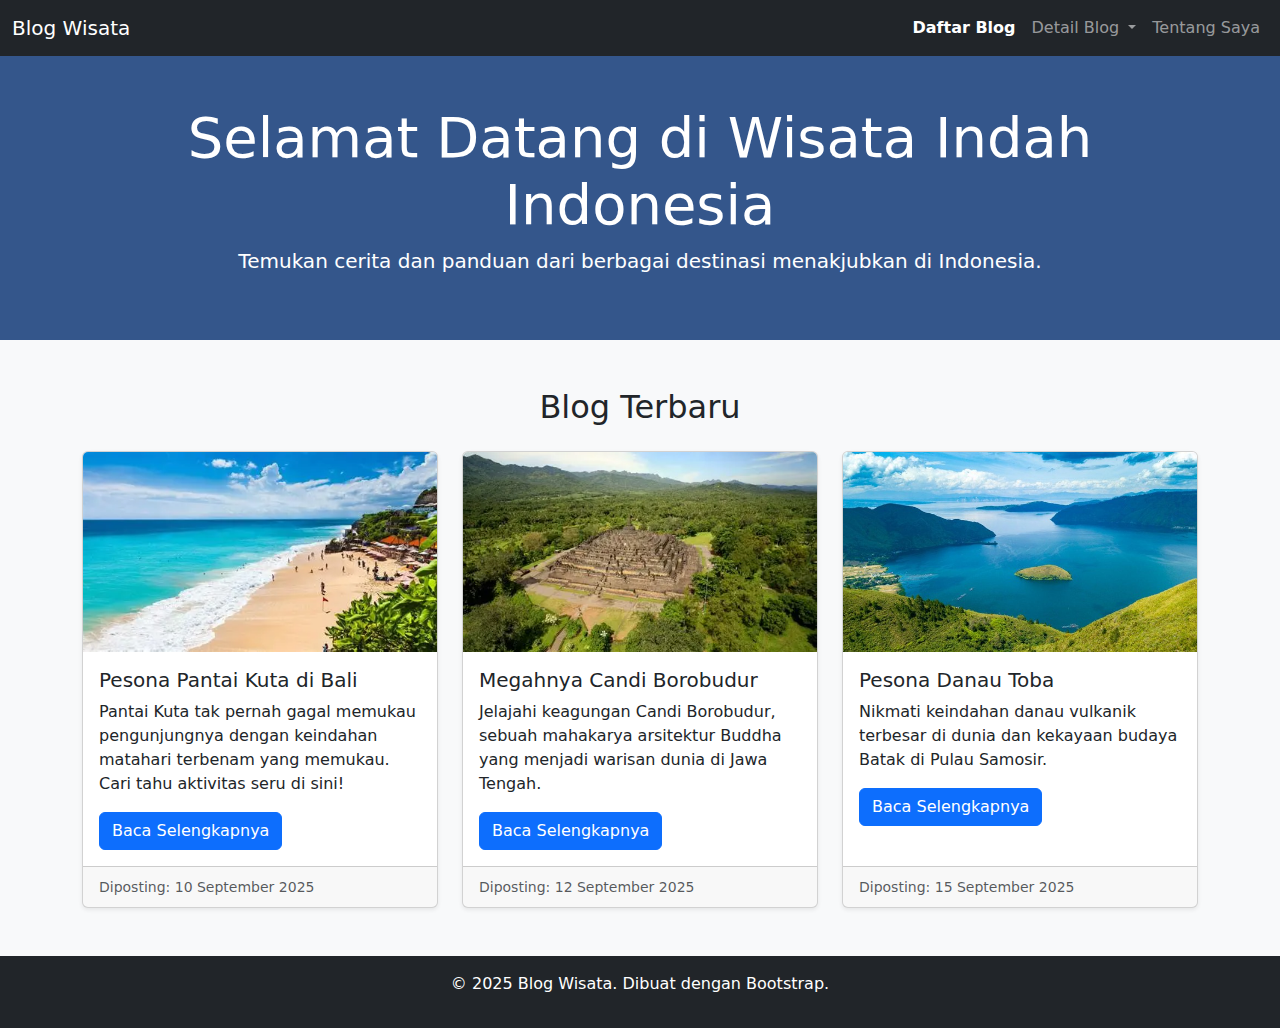
<file: index.html>
<!DOCTYPE html>
<html lang="id">
  <head>
    <meta charset="UTF-8" />
    <meta name="viewport" content="width=device-width, initial-scale=1.0" />
    <title>Blog Wisata - Daftar Blog</title>
    <link
      href="https://cdn.jsdelivr.net/npm/bootstrap@5.3.0/dist/css/bootstrap.min.css"
      rel="stylesheet"
    />
    <link rel="stylesheet" href="style.css" />
  </head>
  <body class="d-flex flex-column min-vh-100">
    <nav class="navbar navbar-expand-lg navbar-dark bg-dark">
      <div class="container-fluid">
        <a class="navbar-brand" href="index.html">Blog Wisata</a>
        <button
          class="navbar-toggler"
          type="button"
          data-bs-toggle="collapse"
          data-bs-target="#navbarNav"
          aria-controls="navbarNav"
          aria-expanded="false"
          aria-label="Toggle navigation"
        >
          <span class="navbar-toggler-icon"></span>
        </button>
        <div class="collapse navbar-collapse" id="navbarNav">
          <ul class="navbar-nav ms-auto">
            <li class="nav-item">
              <a class="nav-link active" aria-current="page" href="index.html"
                >Daftar Blog</a
              >
            </li>
            <li class="nav-item dropdown">
              <a
                class="nav-link dropdown-toggle"
                href="#"
                id="navbarDropdown"
                role="button"
                data-bs-toggle="dropdown"
                aria-expanded="false"
              >
                Detail Blog
              </a>
              <ul class="dropdown-menu" aria-labelledby="navbarDropdown">
                <li>
                  <a class="dropdown-item" href="detail-blog.html"
                    >Pantai Kuta</a
                  >
                </li>
                <li>
                  <a class="dropdown-item" href="detail-borobudur.html"
                    >Candi Borobudur</a
                  >
                </li>
                <li>
                  <a class="dropdown-item" href="detail-toba.html"
                    >Danau Toba</a
                  >
                </li>
              </ul>
            </li>
            <li class="nav-item">
              <a class="nav-link" href="tentang.html">Tentang Saya</a>
            </li>
          </ul>
        </div>
      </div>
    </nav>

    <header class="bg-primary text-white text-center py-5">
      <div class="container">
        <h1 class="display-4">Selamat Datang di Wisata Indah Indonesia</h1>
        <p class="lead">
          Temukan cerita dan panduan dari berbagai destinasi menakjubkan di
          Indonesia.
        </p>
      </div>
    </header>

    <main class="container my-5">
      <h2 class="text-center mb-4">Blog Terbaru</h2>
      <div class="row g-4 justify-content-center">
        <div class="col-md-4">
          <div class="card h-100 shadow-sm">
            <img
              src="asset/Pantai_Kuta.png"
              class="card-img-top"
              alt="Pantai Bali"
            />
            <div class="card-body">
              <h5 class="card-title">Pesona Pantai Kuta di Bali</h5>
              <p class="card-text">
                Pantai Kuta tak pernah gagal memukau pengunjungnya dengan
                keindahan matahari terbenam yang memukau. Cari tahu aktivitas
                seru di sini!
              </p>
              <a href="detail-blog.html" class="btn btn-primary"
                >Baca Selengkapnya</a
              >
            </div>
            <div class="card-footer">
              <small class="text-muted">Diposting: 10 September 2025</small>
            </div>
          </div>
        </div>

        <div class="col-md-4">
          <div class="card h-100 shadow-sm">
            <img
              src="asset/Borobudur.png"
              class="card-img-top"
              alt="Candi Borobudur"
            />
            <div class="card-body">
              <h5 class="card-title">Megahnya Candi Borobudur</h5>
              <p class="card-text">
                Jelajahi keagungan Candi Borobudur, sebuah mahakarya arsitektur
                Buddha yang menjadi warisan dunia di Jawa Tengah.
              </p>
              <a href="detail-borobudur.html" class="btn btn-primary"
                >Baca Selengkapnya</a
              >
            </div>
            <div class="card-footer">
              <small class="text-muted">Diposting: 12 September 2025</small>
            </div>
          </div>
        </div>

        <div class="col-md-4">
          <div class="card h-100 shadow-sm">
            <img
              src="asset/Danau_Toba.png"
              class="card-img-top"
              alt="Danau Toba"
            />
            <div class="card-body">
              <h5 class="card-title">Pesona Danau Toba</h5>
              <p class="card-text">
                Nikmati keindahan danau vulkanik terbesar di dunia dan kekayaan
                budaya Batak di Pulau Samosir.
              </p>
              <a href="detail-toba.html" class="btn btn-primary"
                >Baca Selengkapnya</a
              >
            </div>
            <div class="card-footer">
              <small class="text-muted">Diposting: 15 September 2025</small>
            </div>
          </div>
        </div>
      </div>
    </main>

    <footer class="bg-dark text-white text-center py-3 mt-auto">
      <p>&copy; 2025 Blog Wisata. Dibuat dengan Bootstrap.</p>
    </footer>

    <script src="https://cdn.jsdelivr.net/npm/bootstrap@5.3.0/dist/js/bootstrap.bundle.min.js"></script>
  </body>
</html>
</file>
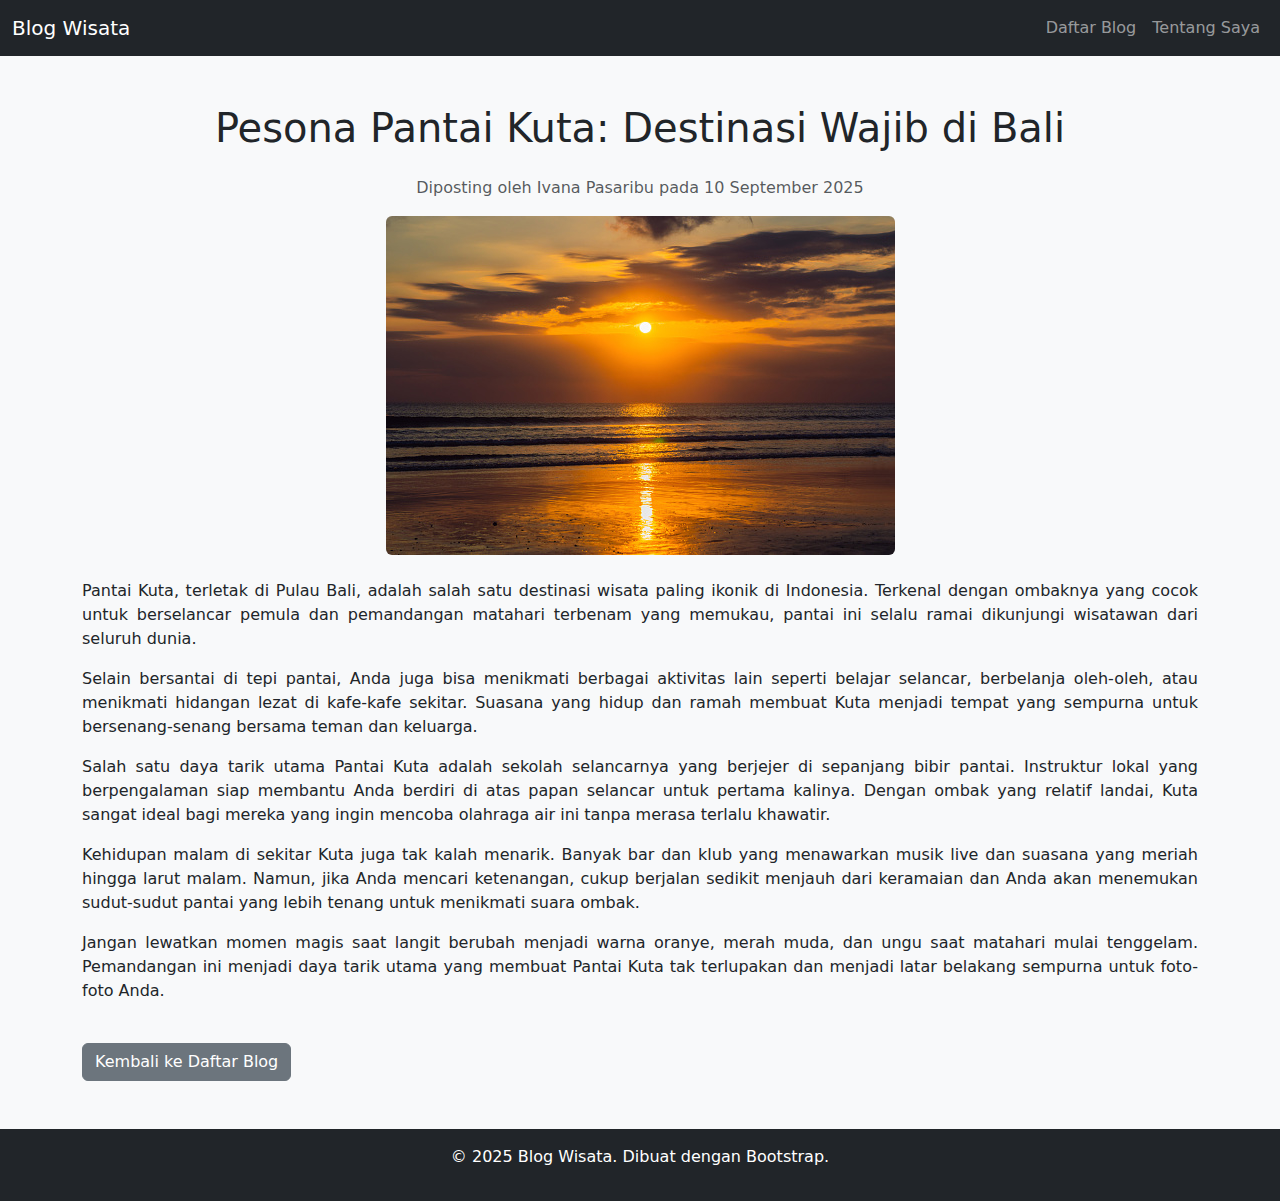
<file: detail-blog.html>
<!DOCTYPE html>
<html lang="id">
  <head>
    <meta charset="UTF-8" />
    <meta name="viewport" content="width=device-width, initial-scale=1.0" />
    <title>Pesona Pantai Kuta di Bali - Blog Wisata</title>
    <link
      href="https://cdn.jsdelivr.net/npm/bootstrap@5.3.0/dist/css/bootstrap.min.css"
      rel="stylesheet"
    />
    <link rel="stylesheet" href="style.css" />
  </head>
  <body class="d-flex flex-column min-vh-100">
    <nav class="navbar navbar-expand-lg navbar-dark bg-dark">
      <div class="container-fluid">
        <a class="navbar-brand" href="index.html">Blog Wisata</a>
        <button
          class="navbar-toggler"
          type="button"
          data-bs-toggle="collapse"
          data-bs-target="#navbarNav"
          aria-controls="navbarNav"
          aria-expanded="false"
          aria-label="Toggle navigation"
        >
          <span class="navbar-toggler-icon"></span>
        </button>
        <div class="collapse navbar-collapse" id="navbarNav">
          <ul class="navbar-nav ms-auto">
            <li class="nav-item">
              <a class="nav-link" href="index.html">Daftar Blog</a>
            </li>
            <li class="nav-item">
              <a class="nav-link" href="tentang.html">Tentang Saya</a>
            </li>
          </ul>
        </div>
      </div>
    </nav>

    <main class="container my-5">
      <article>
        <h1 class="text-center mb-4">
          Pesona Pantai Kuta: Destinasi Wajib di Bali
        </h1>
        <p class="text-muted text-center">
          Diposting oleh Ivana Pasaribu pada 10 September 2025
        </p>

        <img
          src="asset/sunset_bali.png"
          class="img-fluid rounded mb-4 d-block mx-auto"
          alt="Matahari terbenam di Pantai Kuta"
        />

        <p>
          Pantai Kuta, terletak di Pulau Bali, adalah salah satu destinasi
          wisata paling ikonik di Indonesia. Terkenal dengan ombaknya yang cocok
          untuk berselancar pemula dan pemandangan matahari terbenam yang
          memukau, pantai ini selalu ramai dikunjungi wisatawan dari seluruh
          dunia.
        </p>

        <p>
          Selain bersantai di tepi pantai, Anda juga bisa menikmati berbagai
          aktivitas lain seperti belajar selancar, berbelanja oleh-oleh, atau
          menikmati hidangan lezat di kafe-kafe sekitar. Suasana yang hidup dan
          ramah membuat Kuta menjadi tempat yang sempurna untuk bersenang-senang
          bersama teman dan keluarga.
        </p>

        <p>
          Salah satu daya tarik utama Pantai Kuta adalah sekolah selancarnya
          yang berjejer di sepanjang bibir pantai. Instruktur lokal yang
          berpengalaman siap membantu Anda berdiri di atas papan selancar untuk
          pertama kalinya. Dengan ombak yang relatif landai, Kuta sangat ideal
          bagi mereka yang ingin mencoba olahraga air ini tanpa merasa terlalu
          khawatir.
        </p>

        <p>
          Kehidupan malam di sekitar Kuta juga tak kalah menarik. Banyak bar dan
          klub yang menawarkan musik live dan suasana yang meriah hingga larut
          malam. Namun, jika Anda mencari ketenangan, cukup berjalan sedikit
          menjauh dari keramaian dan Anda akan menemukan sudut-sudut pantai yang
          lebih tenang untuk menikmati suara ombak.
        </p>

        <p>
          Jangan lewatkan momen magis saat langit berubah menjadi warna oranye,
          merah muda, dan ungu saat matahari mulai tenggelam. Pemandangan ini
          menjadi daya tarik utama yang membuat Pantai Kuta tak terlupakan dan
          menjadi latar belakang sempurna untuk foto-foto Anda.
        </p>

        <a href="index.html" class="btn btn-secondary mt-4"
          >Kembali ke Daftar Blog</a
        >
      </article>
    </main>

    <footer class="bg-dark text-white text-center py-3 mt-auto">
      <p>&copy; 2025 Blog Wisata. Dibuat dengan Bootstrap.</p>
    </footer>

    <script src="https://cdn.jsdelivr.net/npm/bootstrap@5.3.0/dist/js/bootstrap.bundle.min.js"></script>
  </body>
</html>
</file>
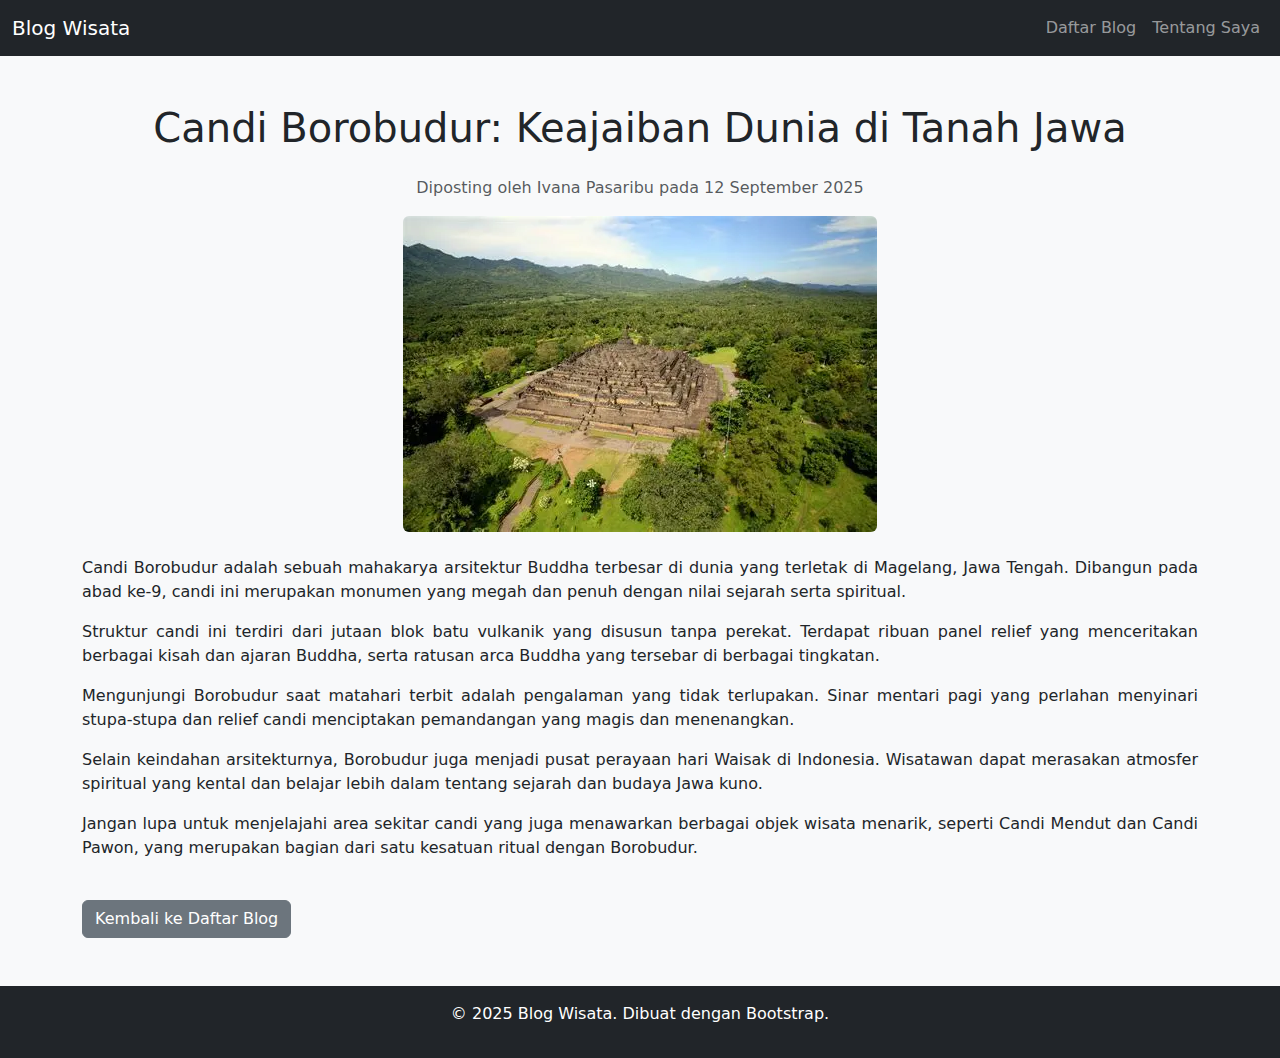
<file: detail-borobudur.html>
<!DOCTYPE html>
<html lang="id">
  <head>
    <meta charset="UTF-8" />
    <meta name="viewport" content="width=device-width, initial-scale=1.0" />
    <title>Megahnya Candi Borobudur - Blog Wisata</title>
    <link
      href="https://cdn.jsdelivr.net/npm/bootstrap@5.3.0/dist/css/bootstrap.min.css"
      rel="stylesheet"
    />
    <link rel="stylesheet" href="style.css" />
  </head>
  <body class="d-flex flex-column min-vh-100">
    <nav class="navbar navbar-expand-lg navbar-dark bg-dark">
      <div class="container-fluid">
        <a class="navbar-brand" href="index.html">Blog Wisata</a>
        <button
          class="navbar-toggler"
          type="button"
          data-bs-toggle="collapse"
          data-bs-target="#navbarNav"
          aria-controls="navbarNav"
          aria-expanded="false"
          aria-label="Toggle navigation"
        >
          <span class="navbar-toggler-icon"></span>
        </button>
        <div class="collapse navbar-collapse" id="navbarNav">
          <ul class="navbar-nav ms-auto">
            <li class="nav-item">
              <a class="nav-link" href="index.html">Daftar Blog</a>
            </li>
            <li class="nav-item">
              <a class="nav-link" href="tentang.html">Tentang Saya</a>
            </li>
          </ul>
        </div>
      </div>
    </nav>

    <main class="container my-5">
      <article>
        <h1 class="text-center mb-4">
          Candi Borobudur: Keajaiban Dunia di Tanah Jawa
        </h1>
        <p class="text-muted text-center">
          Diposting oleh Ivana Pasaribu pada 12 September 2025
        </p>

        <img
          src="asset/Borobudur.png"
          class="img-fluid rounded mb-4 d-block mx-auto"
          alt="Candi Borobudur yang megah"
        />

        <p>
          Candi Borobudur adalah sebuah mahakarya arsitektur Buddha terbesar di
          dunia yang terletak di Magelang, Jawa Tengah. Dibangun pada abad ke-9,
          candi ini merupakan monumen yang megah dan penuh dengan nilai sejarah
          serta spiritual.
        </p>

        <p>
          Struktur candi ini terdiri dari jutaan blok batu vulkanik yang disusun
          tanpa perekat. Terdapat ribuan panel relief yang menceritakan berbagai
          kisah dan ajaran Buddha, serta ratusan arca Buddha yang tersebar di
          berbagai tingkatan.
        </p>

        <p>
          Mengunjungi Borobudur saat matahari terbit adalah pengalaman yang
          tidak terlupakan. Sinar mentari pagi yang perlahan menyinari
          stupa-stupa dan relief candi menciptakan pemandangan yang magis dan
          menenangkan.
        </p>

        <p>
          Selain keindahan arsitekturnya, Borobudur juga menjadi pusat perayaan
          hari Waisak di Indonesia. Wisatawan dapat merasakan atmosfer spiritual
          yang kental dan belajar lebih dalam tentang sejarah dan budaya Jawa
          kuno.
        </p>

        <p>
          Jangan lupa untuk menjelajahi area sekitar candi yang juga menawarkan
          berbagai objek wisata menarik, seperti Candi Mendut dan Candi Pawon,
          yang merupakan bagian dari satu kesatuan ritual dengan Borobudur.
        </p>

        <a href="index.html" class="btn btn-secondary mt-4"
          >Kembali ke Daftar Blog</a
        >
      </article>
    </main>

    <footer class="bg-dark text-white text-center py-3 mt-auto">
      <p>&copy; 2025 Blog Wisata. Dibuat dengan Bootstrap.</p>
    </footer>

    <script src="https://cdn.jsdelivr.net/npm/bootstrap@5.3.0/dist/js/bootstrap.bundle.min.js"></script>
  </body>
</html>
</file>
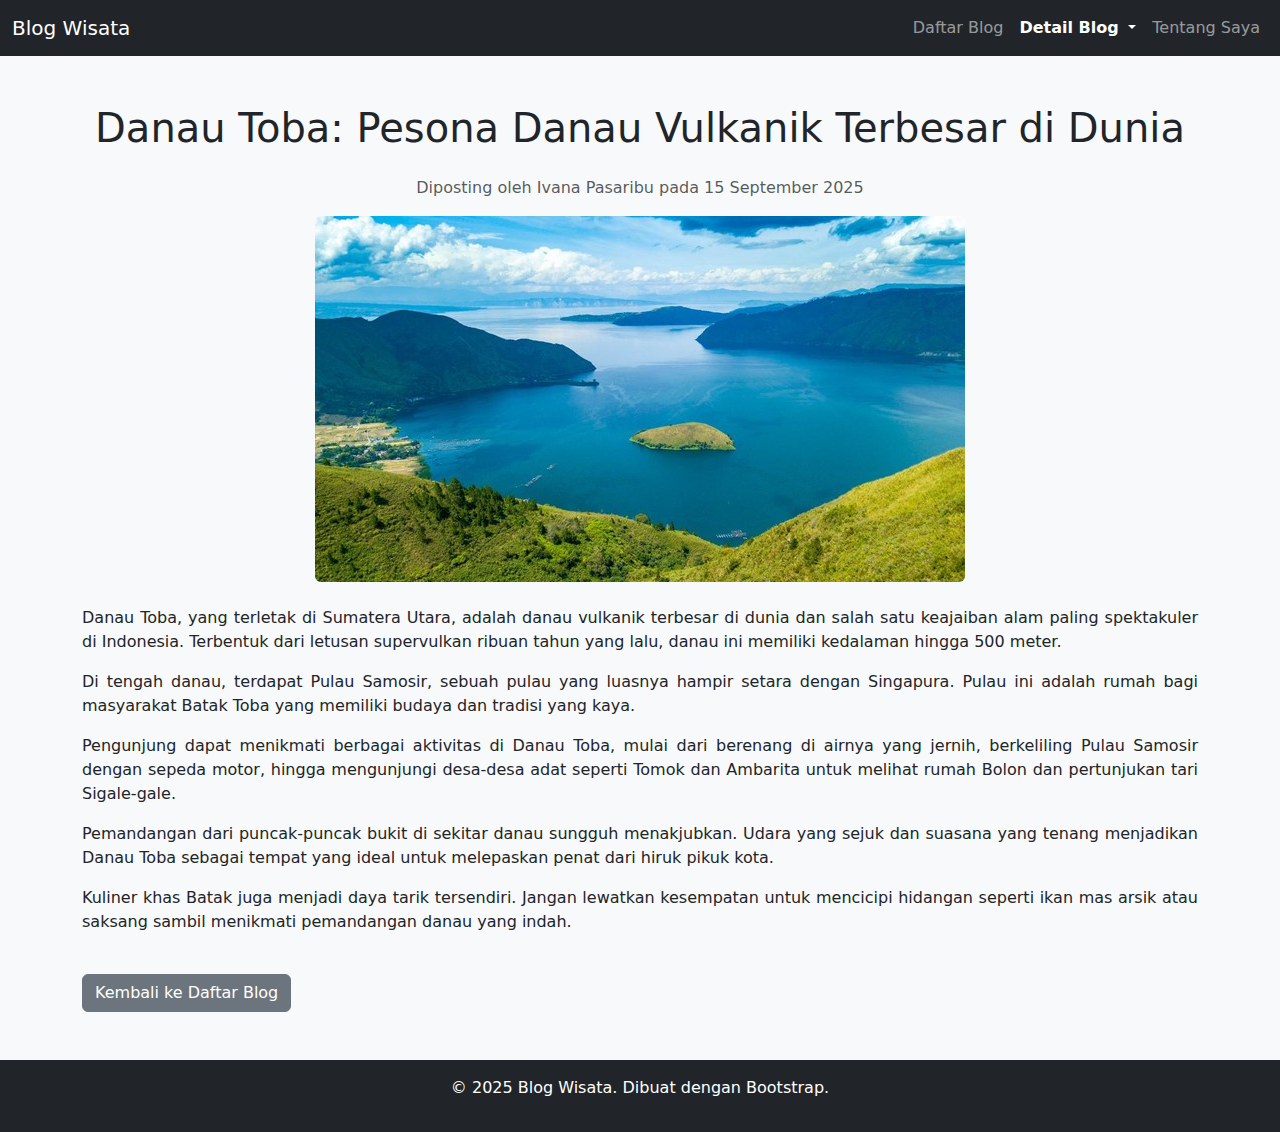
<file: detail-toba.html>
<!DOCTYPE html>
<html lang="id">
  <head>
    <meta charset="UTF-8" />
    <meta name="viewport" content="width=device-width, initial-scale=1.0" />
    <title>Keindahan Danau Toba - Blog Wisata</title>
    <link
      href="https://cdn.jsdelivr.net/npm/bootstrap@5.3.0/dist/css/bootstrap.min.css"
      rel="stylesheet"
    />
    <link rel="stylesheet" href="style.css" />
  </head>
  <body class="d-flex flex-column min-vh-100">
    <nav class="navbar navbar-expand-lg navbar-dark bg-dark">
      <div class="container-fluid">
        <a class="navbar-brand" href="index.html">Blog Wisata</a>
        <button
          class="navbar-toggler"
          type="button"
          data-bs-toggle="collapse"
          data-bs-target="#navbarNav"
          aria-controls="navbarNav"
          aria-expanded="false"
          aria-label="Toggle navigation"
        >
          <span class="navbar-toggler-icon"></span>
        </button>
        <div class="collapse navbar-collapse" id="navbarNav">
          <ul class="navbar-nav ms-auto">
            <li class="nav-item">
              <a class="nav-link" href="index.html">Daftar Blog</a>
            </li>
            <li class="nav-item dropdown">
              <a
                class="nav-link dropdown-toggle active"
                href="#"
                id="navbarDropdown"
                role="button"
                data-bs-toggle="dropdown"
                aria-expanded="false"
                aria-current="page"
              >
                Detail Blog
              </a>
              <ul class="dropdown-menu" aria-labelledby="navbarDropdown">
                <li>
                  <a class="dropdown-item" href="detail-blog.html"
                    >Pantai Kuta</a
                  >
                </li>
                <li>
                  <a class="dropdown-item" href="detail-borobudur.html"
                    >Candi Borobudur</a
                  >
                </li>
                <li>
                  <a class="dropdown-item active" href="detail-toba.html"
                    >Danau Toba</a
                  >
                </li>
              </ul>
            </li>
            <li class="nav-item">
              <a class="nav-link" href="tentang.html">Tentang Saya</a>
            </li>
          </ul>
        </div>
      </div>
    </nav>

    <main class="container my-5">
      <article>
        <h1 class="text-center mb-4">
          Danau Toba: Pesona Danau Vulkanik Terbesar di Dunia
        </h1>
        <p class="text-muted text-center">
          Diposting oleh Ivana Pasaribu pada 15 September 2025
        </p>

        <img
          src="asset/Danau_Toba.png"
          class="img-fluid rounded mb-4 d-block mx-auto"
          alt="Pemandangan Danau Toba"
        />

        <p>
          Danau Toba, yang terletak di Sumatera Utara, adalah danau vulkanik
          terbesar di dunia dan salah satu keajaiban alam paling spektakuler di
          Indonesia. Terbentuk dari letusan supervulkan ribuan tahun yang lalu,
          danau ini memiliki kedalaman hingga 500 meter.
        </p>

        <p>
          Di tengah danau, terdapat Pulau Samosir, sebuah pulau yang luasnya
          hampir setara dengan Singapura. Pulau ini adalah rumah bagi masyarakat
          Batak Toba yang memiliki budaya dan tradisi yang kaya.
        </p>

        <p>
          Pengunjung dapat menikmati berbagai aktivitas di Danau Toba, mulai
          dari berenang di airnya yang jernih, berkeliling Pulau Samosir dengan
          sepeda motor, hingga mengunjungi desa-desa adat seperti Tomok dan
          Ambarita untuk melihat rumah Bolon dan pertunjukan tari Sigale-gale.
        </p>

        <p>
          Pemandangan dari puncak-puncak bukit di sekitar danau sungguh
          menakjubkan. Udara yang sejuk dan suasana yang tenang menjadikan Danau
          Toba sebagai tempat yang ideal untuk melepaskan penat dari hiruk pikuk
          kota.
        </p>

        <p>
          Kuliner khas Batak juga menjadi daya tarik tersendiri. Jangan lewatkan
          kesempatan untuk mencicipi hidangan seperti ikan mas arsik atau
          saksang sambil menikmati pemandangan danau yang indah.
        </p>

        <a href="index.html" class="btn btn-secondary mt-4"
          >Kembali ke Daftar Blog</a
        >
      </article>
    </main>

    <footer class="bg-dark text-white text-center py-3 mt-auto">
      <p>&copy; 2025 Blog Wisata. Dibuat dengan Bootstrap.</p>
    </footer>

    <script src="https://cdn.jsdelivr.net/npm/bootstrap@5.3.0/dist/js/bootstrap.bundle.min.js"></script>
  </body>
</html>
</file>
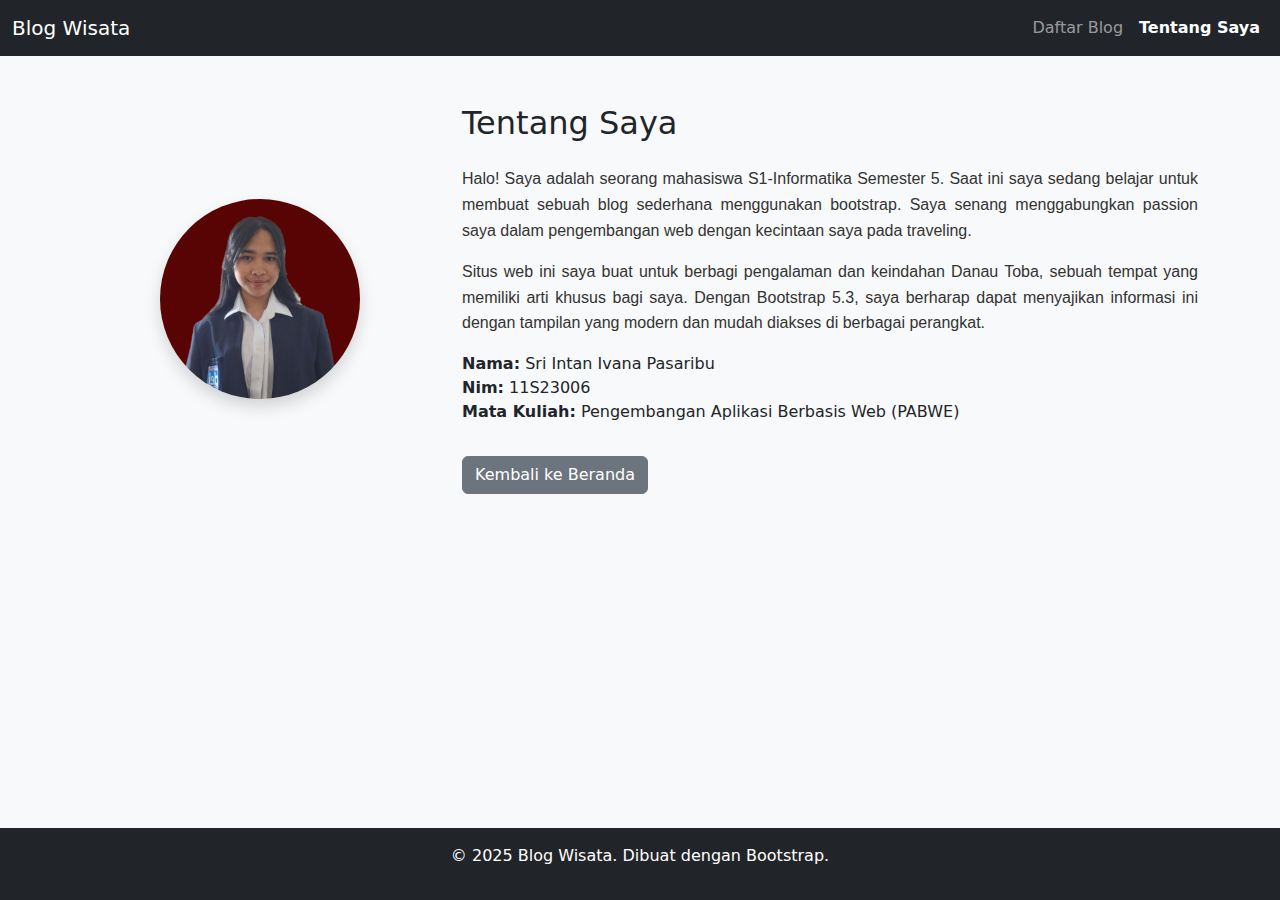
<file: tentang.html>
<!DOCTYPE html>
<html lang="id">
  <head>
    <meta charset="UTF-8" />
    <meta name="viewport" content="width=device-width, initial-scale=1.0" />
    <title>Tentang Saya - Pengembang Web</title>
    <link
      href="https://cdn.jsdelivr.net/npm/bootstrap@5.3.0/dist/css/bootstrap.min.css"
      rel="stylesheet"
    />
    <link rel="stylesheet" href="style.css" />
  </head>
  <body class="d-flex flex-column min-vh-100">
    <nav class="navbar navbar-expand-lg navbar-dark bg-dark">
      <div class="container-fluid">
        <a class="navbar-brand" href="index.html">Blog Wisata</a>
        <button
          class="navbar-toggler"
          type="button"
          data-bs-toggle="collapse"
          data-bs-target="#navbarNav"
          aria-controls="navbarNav"
          aria-expanded="false"
          aria-label="Toggle navigation"
        >
          <span class="navbar-toggler-icon"></span>
        </button>
        <div class="collapse navbar-collapse" id="navbarNav">
          <ul class="navbar-nav ms-auto">
            <li class="nav-item">
              <a class="nav-link" href="index.html">Daftar Blog</a>
            </li>
            <li class="nav-item">
              <a class="nav-link active" aria-current="page" href="tentang.html"
                >Tentang Saya</a
              >
            </li>
          </ul>
        </div>
      </div>
    </nav>

    <main class="container my-5 flex-grow-1">
      <div class="row align-items-center">
        <div class="col-md-4 text-center mb-3 mb-md-0">
          <img
            src="asset/foto cis.jpg"
            class="rounded-circle img-fluid shadow"
            alt="Foto Pengembang"
          />
        </div>
        <div class="col-md-8">
          <h2 class="mb-4">Tentang Saya</h2>
          <p class="deskripsi-text">
            Halo! Saya adalah seorang mahasiswa S1-Informatika Semester 5. Saat
            ini saya sedang belajar untuk membuat sebuah blog sederhana
            menggunakan bootstrap. Saya senang menggabungkan passion saya dalam
            pengembangan web dengan kecintaan saya pada traveling.
          </p>
          <p class="deskripsi-text">
            Situs web ini saya buat untuk berbagi pengalaman dan keindahan Danau
            Toba, sebuah tempat yang memiliki arti khusus bagi saya. Dengan
            Bootstrap 5.3, saya berharap dapat menyajikan informasi ini dengan
            tampilan yang modern dan mudah diakses di berbagai perangkat.
          </p>
          <ul class="list-unstyled">
            <li><strong>Nama:</strong> Sri Intan Ivana Pasaribu</li>
            <li><strong>Nim:</strong> 11S23006</li>
            <li>
              <strong>Mata Kuliah:</strong> Pengembangan Aplikasi Berbasis Web
              (PABWE)
            </li>
          </ul>
          <a href="index.html" class="btn btn-secondary mt-3"
            >Kembali ke Beranda</a
          >
        </div>
      </div>
    </main>

    <footer class="bg-dark text-white text-center py-3 mt-auto">
      <p>&copy; 2025 Blog Wisata. Dibuat dengan Bootstrap.</p>
    </footer>

    <script src="https://cdn.jsdelivr.net/npm/bootstrap@5.3.0/dist/js/bootstrap.bundle.min.js"></script>
  </body>
</html>
</file>
<file: style.css>
/* Mengganti warna primer default Bootstrap */
:root {
  --bs-primary: #34568B; /* Warna biru yang lebih elegan */
  --bs-primary-rgb: 52, 86, 139;
}

/* Gaya untuk blog cards */
.card-img-top {
    height: 200px;
    object-fit: cover;
}

/* Gaya untuk menyorot link navigasi yang aktif */
.nav-link.active {
    font-weight: bold;
}

/* Gaya untuk membuat footer menempel di bawah */
body.d-flex {
    display: flex;
    flex-direction: column;
}

.min-vh-100 {
    min-height: 100vh;
}

.d-flex {
    display: flex;
    flex-direction: column;
}

.mt-auto {
    margin-top: auto;
}

/* Gaya untuk detail blog (dari file detail-blog.html) */
.img-fluid.rounded {
    max-width: 100%;
    height: auto;
    display: block;
}

/* Gaya umum untuk semua halaman */
body {
    background-color: #f8f9fa; /* Contoh gaya tambahan */
}

/* Gaya khusus untuk halaman "Tentang Saya" */
.rounded-circle.img-fluid {
    width: 200px; /* Atur ukuran gambar agar konsisten */
    height: 200px;
    object-fit: cover;
}

.shadow {
    box-shadow: 0 .5rem 1rem rgba(0,0,0,.15)!important; /* Menambahkan bayangan */
}


/* Menambahkan aturan CSS untuk menyamakan font pada deskripsi */
.deskripsi-text {
    font-family: Arial, sans-serif; /* Ganti dengan font yang diinginkan */
    font-size: 16px; /* Ganti dengan ukuran font yang diinginkan */
    line-height: 1.6;
    color: #333; /* Warna teks */
    text-align: justify;
}

/* Aturan baru untuk meratakan teks di dalam konten blog */
article p {
    text-align: justify;
}
</file>
